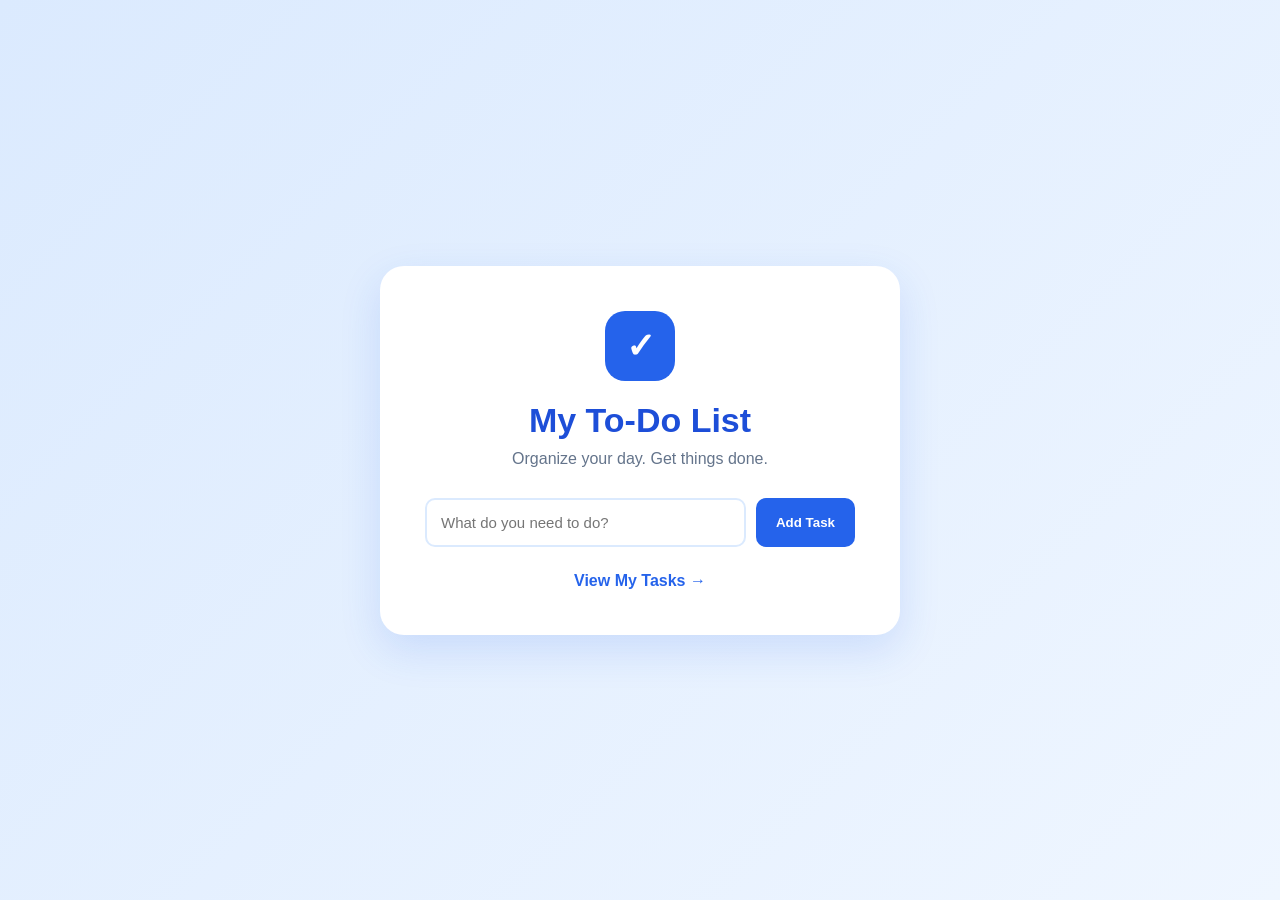
<file: src/main/webapp/index.html>
<!DOCTYPE html>
<html>

<head>

    <meta charset="UTF-8">

    <meta name="viewport"
          content="width=device-width, initial-scale=1.0">

    <title>My To-Do List</title>

    <link rel="stylesheet" href="style.css">

</head>

<body>

    <div class="home-container">

        <div class="home-card">

            <div class="logo">
                ✓
            </div>

            <h1>My To-Do List</h1>

            <p class="subtitle">
                Organize your day. Get things done.
            </p>


            <!-- ADD TASK -->

            <form
                action="TaskServlet"
                method="post"
                class="add-form">

                <input
                    type="hidden"
                    name="action"
                    value="add">

                <input
                    type="text"
                    name="task"
                    placeholder="What do you need to do?"
                    autocomplete="off"
                    required>

                <button type="submit">
                    Add Task
                </button>

            </form>


            <!-- VIEW TASKS -->

            <a
                href="TaskServlet"
                class="view-btn">

                View My Tasks →

            </a>

        </div>

    </div>

</body>

</html>
</file>
<file: src/main/webapp/style.css>
* {
    box-sizing: border-box;
    margin: 0;
    padding: 0;
}

body {
    font-family: Arial, sans-serif;

    min-height: 100vh;

    background: linear-gradient(
        135deg,
        #dbeafe,
        #eff6ff
    );

    color: #1e293b;
}


/* =================================
   HOME PAGE
   ================================= */

.home-container {
    min-height: 100vh;

    display: flex;

    justify-content: center;

    align-items: center;

    padding: 20px;
}

.home-card {
    width: 520px;

    max-width: 100%;

    background: white;

    padding: 45px;

    border-radius: 24px;

    text-align: center;

    box-shadow:
        0 15px 40px rgba(37, 99, 235, 0.15);
}

.logo {
    width: 70px;

    height: 70px;

    margin: 0 auto 20px;

    display: flex;

    align-items: center;

    justify-content: center;

    background: #2563eb;

    color: white;

    border-radius: 20px;

    font-size: 35px;

    font-weight: bold;
}

.home-card h1 {
    color: #1d4ed8;

    font-size: 34px;

    margin-bottom: 10px;
}

.subtitle {
    color: #64748b;

    font-size: 16px;

    margin-bottom: 30px;
}


/* =================================
   ADD TASK FORM
   ================================= */

.add-form {
    display: flex;

    gap: 10px;
}

.add-form input {
    flex: 1;

    min-width: 0;

    padding: 14px;

    border: 2px solid #dbeafe;

    border-radius: 10px;

    font-size: 15px;

    outline: none;
}

.add-form input:focus {
    border-color: #2563eb;
}

.add-form button {
    padding: 14px 20px;

    background: #2563eb;

    color: white;

    border: none;

    border-radius: 10px;

    font-weight: bold;

    cursor: pointer;
}

.add-form button:hover {
    background: #1d4ed8;
}


/* =================================
   VIEW TASKS LINK
   ================================= */

.view-btn {
    display: inline-block;

    margin-top: 25px;

    color: #2563eb;

    text-decoration: none;

    font-weight: bold;
}

.view-btn:hover {
    text-decoration: underline;
}


/* =================================
   TASK PAGE
   ================================= */

.tasks-container {
    width: 900px;

    max-width: 92%;

    margin: 60px auto;
}


/* HEADER */

.tasks-header {
    background: white;

    padding: 28px 30px;

    border-radius: 20px;

    display: flex;

    justify-content: space-between;

    align-items: center;

    margin-bottom: 25px;

    box-shadow:
        0 10px 30px rgba(37, 99, 235, 0.12);
}

.tasks-header h1 {
    color: #1d4ed8;

    font-size: 32px;

    margin-bottom: 6px;
}

.tasks-header p {
    color: #64748b;
}

.add-new-btn {
    background: #2563eb;

    color: white;

    padding: 12px 20px;

    border-radius: 10px;

    text-decoration: none;

    font-weight: bold;

    white-space: nowrap;
}

.add-new-btn:hover {
    background: #1d4ed8;
}


/* =================================
   TASK CARD
   ================================= */

.task-card {
    background: white;

    min-height: 70px;

    padding: 15px 20px;

    border-radius: 14px;

    margin-bottom: 12px;

    display: flex;

    align-items: center;

    justify-content: space-between;

    gap: 25px;

    box-shadow:
        0 5px 18px rgba(0, 0, 0, 0.06);

    border-left: 4px solid #2563eb;
}

.task-left {
    display: flex;

    align-items: center;

    gap: 15px;

    flex: 1;

    min-width: 0;
}

.task-left span {
    font-size: 16px;

    line-height: 1.4;

    overflow-wrap: anywhere;
}


/* =================================
   CHECK BUTTON
   ================================= */

.check-btn {
    width: 38px;

    height: 38px;

    flex-shrink: 0;

    border-radius: 50%;

    border: 2px solid #2563eb;

    background: white;

    color: #2563eb;

    font-size: 18px;

    font-weight: bold;

    cursor: pointer;
}

.check-btn:hover {
    background: #dbeafe;
}

.check-btn.checked {
    background: #16a34a;

    border-color: #16a34a;

    color: white;
}


/* COMPLETED TEXT */

.completed-task {
    text-decoration: line-through;

    color: #94a3b8;
}


/* =================================
   DELETE BUTTON
   ================================= */

.delete-btn {
    min-width: 75px;

    padding: 9px 15px;

    background: #ef4444;

    color: white;

    border: none;

    border-radius: 8px;

    font-weight: bold;

    cursor: pointer;
}

.delete-btn:hover {
    background: #dc2626;
}


/* =================================
   EMPTY MESSAGE
   ================================= */

.empty {
    background: white;

    padding: 40px;

    text-align: center;

    border-radius: 14px;

    color: #64748b;

    box-shadow:
        0 5px 18px rgba(0, 0, 0, 0.06);
}


/* =================================
   ERROR
   ================================= */

.error {
    background: white;

    padding: 20px;

    color: #dc2626;

    text-align: center;

    border-radius: 10px;
}


/* =================================
   MOBILE
   ================================= */

@media (max-width: 600px) {

    .home-card {
        padding: 30px 20px;
    }

    .add-form {
        flex-direction: column;
    }

    .add-form button {
        width: 100%;
    }

    .tasks-header {
        flex-direction: column;

        align-items: flex-start;

        gap: 18px;
    }

    .task-card {
        gap: 15px;
    }
}
</file>
